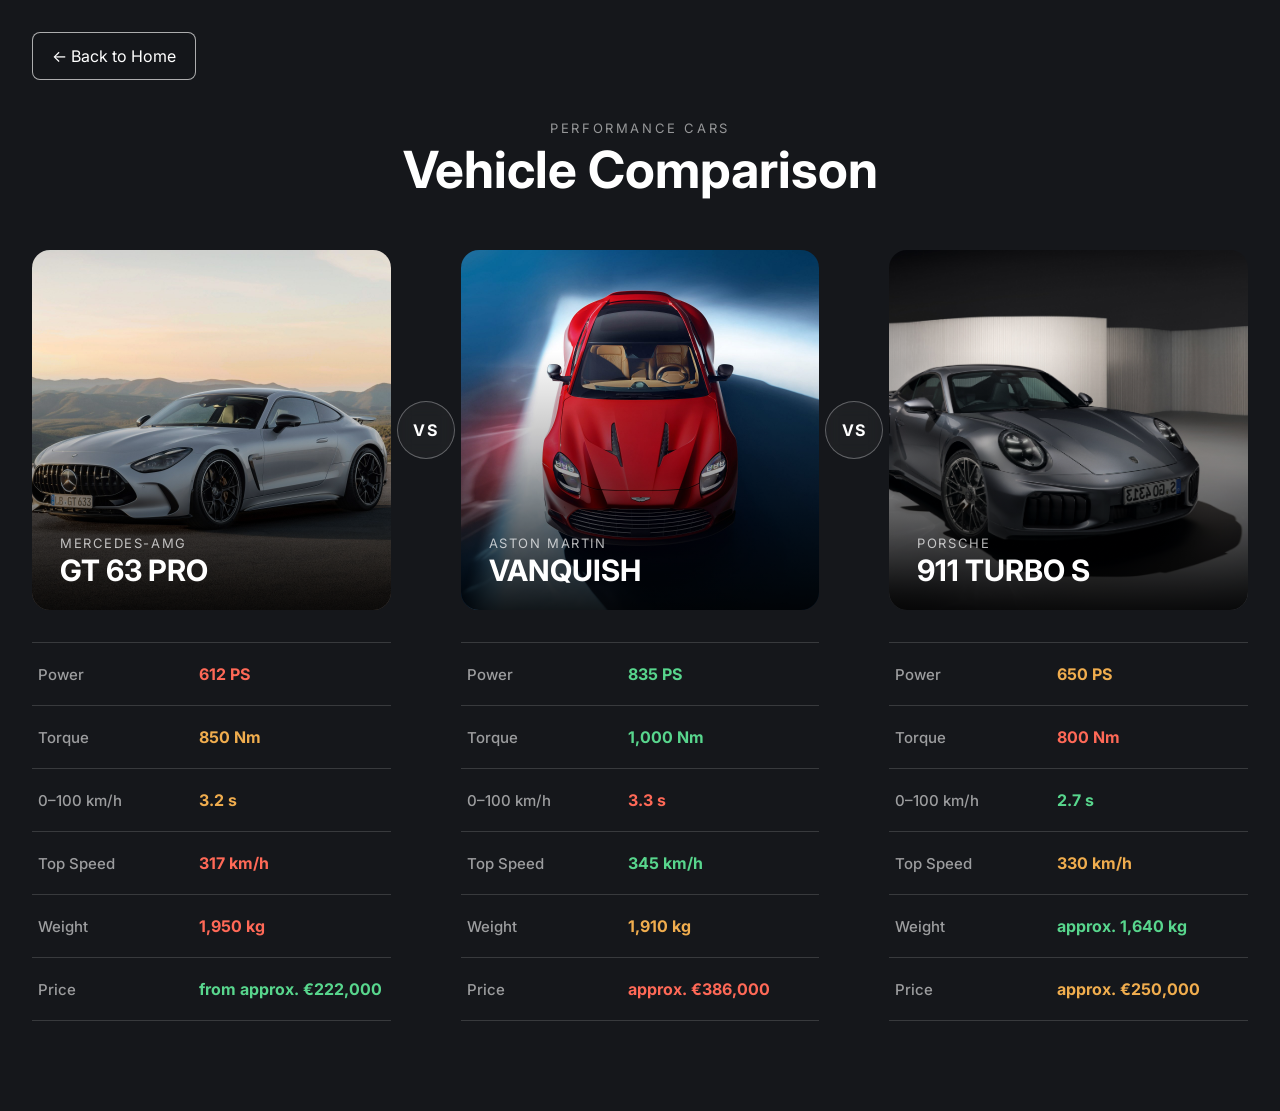
<file: Eng/vergleich.html>
<!doctype html>

<html lang="en">

  <head>

    <meta charset="UTF-8" />

    <meta
      name="viewport"
      content="width=device-width, initial-scale=1.0"
    />

    <title>Vehicle Comparison</title>


    <link
      rel="preconnect"
      href="https://fonts.googleapis.com"
    />

    <link
      rel="preconnect"
      href="https://fonts.gstatic.com"
      crossorigin
    />

    <link
      href="https://fonts.googleapis.com/css2?family=Cormorant+Garamond:wght@400;600;700&family=Inter:wght@400;500;600;700&display=swap"
      rel="stylesheet"
    />


    <link
      rel="stylesheet"
      href="../Unterseiten/unterseiten.css?v=3"
    />

    <link
      rel="stylesheet"
      href="../barrierefreiheit.css"
    />

  </head>


  <body>

    <main>


      <section class="vergleich-seite">


        <!-- BACK -->

        <a
          class="hero-zurueck vergleich-zurueck"
          href="index.html"
        >
          ← Back to Home
        </a>


        <!-- TITLE -->

        <div class="vergleich-titel">

          <p>Performance Cars</p>

          <h1>Vehicle Comparison</h1>

        </div>


        <!-- VEHICLES -->

        <div class="vergleich-grid">


          <!-- MERCEDES-AMG -->

          <article class="vergleich-auto">


            <div class="vergleich-bild-box">


              <img
                src="../Unterseiten/Fotos/AMG.jpg"
                alt="Mercedes-AMG GT 63 PRO"
              />


              <div class="vergleich-bild-overlay">

                <p>Mercedes-AMG</p>

                <h2>GT 63 PRO</h2>

              </div>


            </div>


            <table class="vergleich-specs">

              <tbody>


                <tr>

                  <th>Power</th>

                  <td class="wert-schlecht">
                    612 PS
                  </td>

                </tr>


                <tr>

                  <th>Torque</th>

                  <td class="wert-mittel">
                    850 Nm
                  </td>

                </tr>


                <tr>

                  <th>0–100 km/h</th>

                  <td class="wert-mittel">
                    3.2 s
                  </td>

                </tr>


                <tr>

                  <th>Top Speed</th>

                  <td class="wert-schlecht">
                    317 km/h
                  </td>

                </tr>


                <tr>

                  <th>Weight</th>

                  <td class="wert-schlecht">
                    1,950 kg
                  </td>

                </tr>


                <tr>

                  <th>Price</th>

                  <td class="wert-gut">
                    from approx. €222,000
                  </td>

                </tr>


              </tbody>

            </table>


          </article>


          <!-- VS -->

          <div class="vergleich-vs">

            <span>VS</span>

          </div>


          <!-- ASTON MARTIN -->

          <article class="vergleich-auto">


            <div class="vergleich-bild-box">


              <img
                src="../Unterseiten/Fotos/Aston.jpg"
                alt="Aston Martin Vanquish"
              />


              <div class="vergleich-bild-overlay">

                <p>Aston Martin</p>

                <h2>VANQUISH</h2>

              </div>


            </div>


            <table class="vergleich-specs">

              <tbody>


                <tr>

                  <th>Power</th>

                  <td class="wert-gut">
                    835 PS
                  </td>

                </tr>


                <tr>

                  <th>Torque</th>

                  <td class="wert-gut">
                    1,000 Nm
                  </td>

                </tr>


                <tr>

                  <th>0–100 km/h</th>

                  <td class="wert-schlecht">
                    3.3 s
                  </td>

                </tr>


                <tr>

                  <th>Top Speed</th>

                  <td class="wert-gut">
                    345 km/h
                  </td>

                </tr>


                <tr>

                  <th>Weight</th>

                  <td class="wert-mittel">
                    1,910 kg
                  </td>

                </tr>


                <tr>

                  <th>Price</th>

                  <td class="wert-schlecht">
                    approx. €386,000
                  </td>

                </tr>


              </tbody>

            </table>


          </article>


          <!-- VS -->

          <div class="vergleich-vs">

            <span>VS</span>

          </div>


          <!-- PORSCHE -->

          <article class="vergleich-auto">


            <div class="vergleich-bild-box">


              <img
                src="../Unterseiten/Fotos/Porsche.jpg"
                alt="Porsche 911 Turbo S"
              />


              <div class="vergleich-bild-overlay">

                <p>Porsche</p>

                <h2>911 TURBO S</h2>

              </div>


            </div>


            <table class="vergleich-specs">

              <tbody>


                <tr>

                  <th>Power</th>

                  <td class="wert-mittel">
                    650 PS
                  </td>

                </tr>


                <tr>

                  <th>Torque</th>

                  <td class="wert-schlecht">
                    800 Nm
                  </td>

                </tr>


                <tr>

                  <th>0–100 km/h</th>

                  <td class="wert-gut">
                    2.7 s
                  </td>

                </tr>


                <tr>

                  <th>Top Speed</th>

                  <td class="wert-mittel">
                    330 km/h
                  </td>

                </tr>


                <tr>

                  <th>Weight</th>

                  <td class="wert-gut">
                    approx. 1,640 kg
                  </td>

                </tr>


                <tr>

                  <th>Price</th>

                  <td class="wert-mittel">
                    approx. €250,000
                  </td>

                </tr>


              </tbody>

            </table>


          </article>


        </div>


      </section>


    </main>

  </body>

</html>
</file>
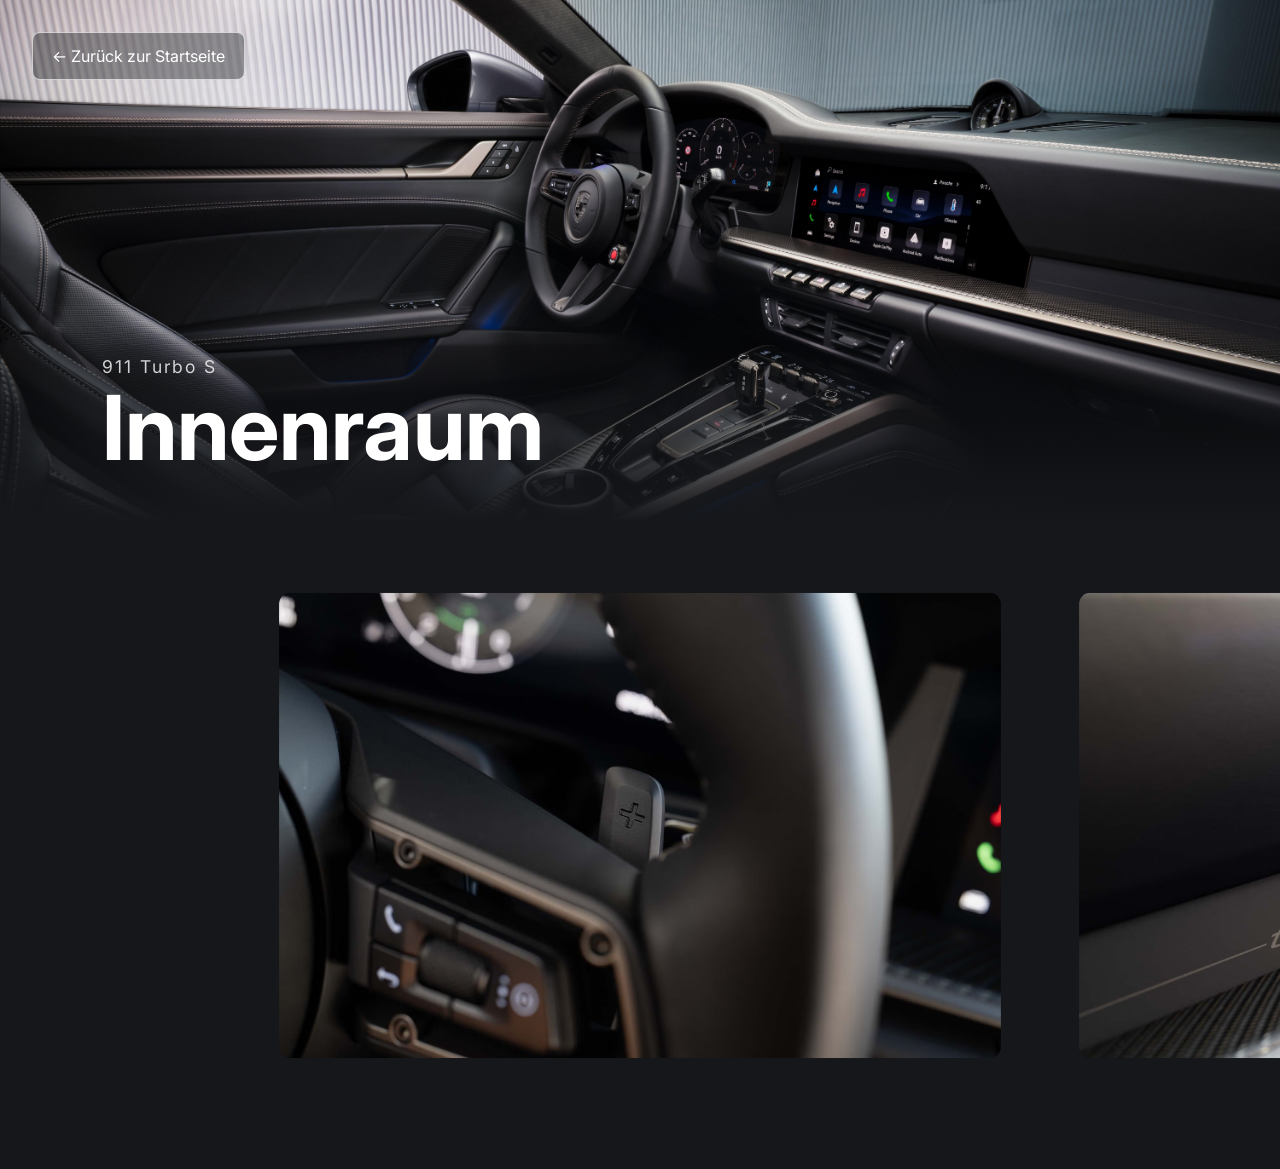
<file: Unterseiten/interior.html>
<!doctype html>

<html lang="de">
  <head>
    <meta charset="UTF-8" />

    <meta
      name="viewport"
      content="width=device-width, initial-scale=1.0"
    />

    <title>Porsche 911 Turbo S – Innenraum</title>

    <link rel="preconnect" href="https://fonts.googleapis.com" />
    <link rel="preconnect" href="https://fonts.gstatic.com" crossorigin />
    <link
      href="https://fonts.googleapis.com/css2?family=Cormorant+Garamond:wght@400;600;700&family=Inter:wght@400;500;600;700&display=swap"
      rel="stylesheet"
    />

    <link rel="stylesheet" href="unterseiten.css?v=3" />
    <link rel="stylesheet" href="../barrierefreiheit.css" />
  </head>

  <body>

    <main>
       
      <section class="interior-hero">

        <a class="hero-zurueck" href="../index.html">
          ← Zurück zur Startseite
        </a>

        <img
          class="interior-hero-bild"
          src="Fotos/323848_6000x4500.jpg"
          alt="Innenraum des Porsche 911 Turbo S"
        />

        <div class="interior-hero-inhalt">

          <p>911 Turbo S</p>

      <h1>Innenraum</h1>

        </div>

      </section>


      <!--  -->

      <section class="interior-bereich">

        <h2 class="visually-hidden">Innenraumgalerie</h2>

        <div class="interior-carousel">


          <!-- BILD 1 -->

          <article class="interior-slide">

            <img
              src="Fotos/2026-porsche-911-turbo-s-111-68fbe30d3ea62.jpg.avif"
              alt="Porsche 911 Turbo S Interieur"
            />

          </article>


          <!-- BILD 2 -->

          <article class="interior-slide">

            <img
              src="Fotos/2026-porsche-911-turbo-s-113-68fbe30d52894.jpg.avif"
              alt="Porsche 911 Turbo S Innenraum"
            />

          </article>


          <!-- BILD 3 -->

          <article class="interior-slide">

            <img
              src="Fotos/2026-porsche-911-turbo-s-115-68fbe312577a0.jpg.avif"
              alt="Porsche 911 Turbo S Cockpit"
            />

          </article>


          <!-- BILD 4 -->

          <article class="interior-slide">

            <img
              src="Fotos/2026-porsche-911-turbo-s-116-68fbe312d587f.jpg.avif"
            alt="Porsche 911 Turbo S Innenraumdetail"
            />

          </article>


          <!-- BILD 5 -->

          <article class="interior-slide">

            <img
              src="Fotos/2026-porsche-911-turbo-s-118-68fbe3133f8bd.jpg.avif"
              alt="Porsche 911 Turbo S Innenraum Detail"
            />

          </article>


          <!-- BILD 6 -->

          <article class="interior-slide">

            <img
              src="Fotos/323857_6000x3376.jpg"
              alt="Porsche Innenraum"
            />

          </article>


          <!-- BILD 7 -->

          <article class="interior-slide">

            <img
              src="Fotos/BlickAufsLR.avif"
              alt="Blick auf das Porsche Lenkrad"
            />

          </article>


          <!-- BILD 8 -->

          <article class="interior-slide">

            <img
              src="Fotos/BlickRein.avif"
              alt="Blick in den Porsche Innenraum"
            />

          </article>


          <!-- BILD 9 -->

          <article class="interior-slide">

            <img
              src="Fotos/innentür.avif"
              alt="Porsche Innentür"
            />

          </article>


          <!-- BILD 10 -->

          <article class="interior-slide">

            <img
              src="Fotos/LenkradNah.avif"
              alt="Porsche Lenkrad Nahaufnahme"
            />

          </article>


          <!-- BILD 11 -->

          <article class="interior-slide">

            <img
              src="Fotos/Tacho.avif"
              alt="Porsche Instrumentenanzeige"
            />

          </article>


          <!-- BILD 12 -->

          <article class="interior-slide">

            <img
              src="Fotos/Uhr.avif"
              alt="Porsche Sport Chrono Uhr"
            />

          </article>


        </div>

      </section>

    </main>

  </body>
</html>
</file>
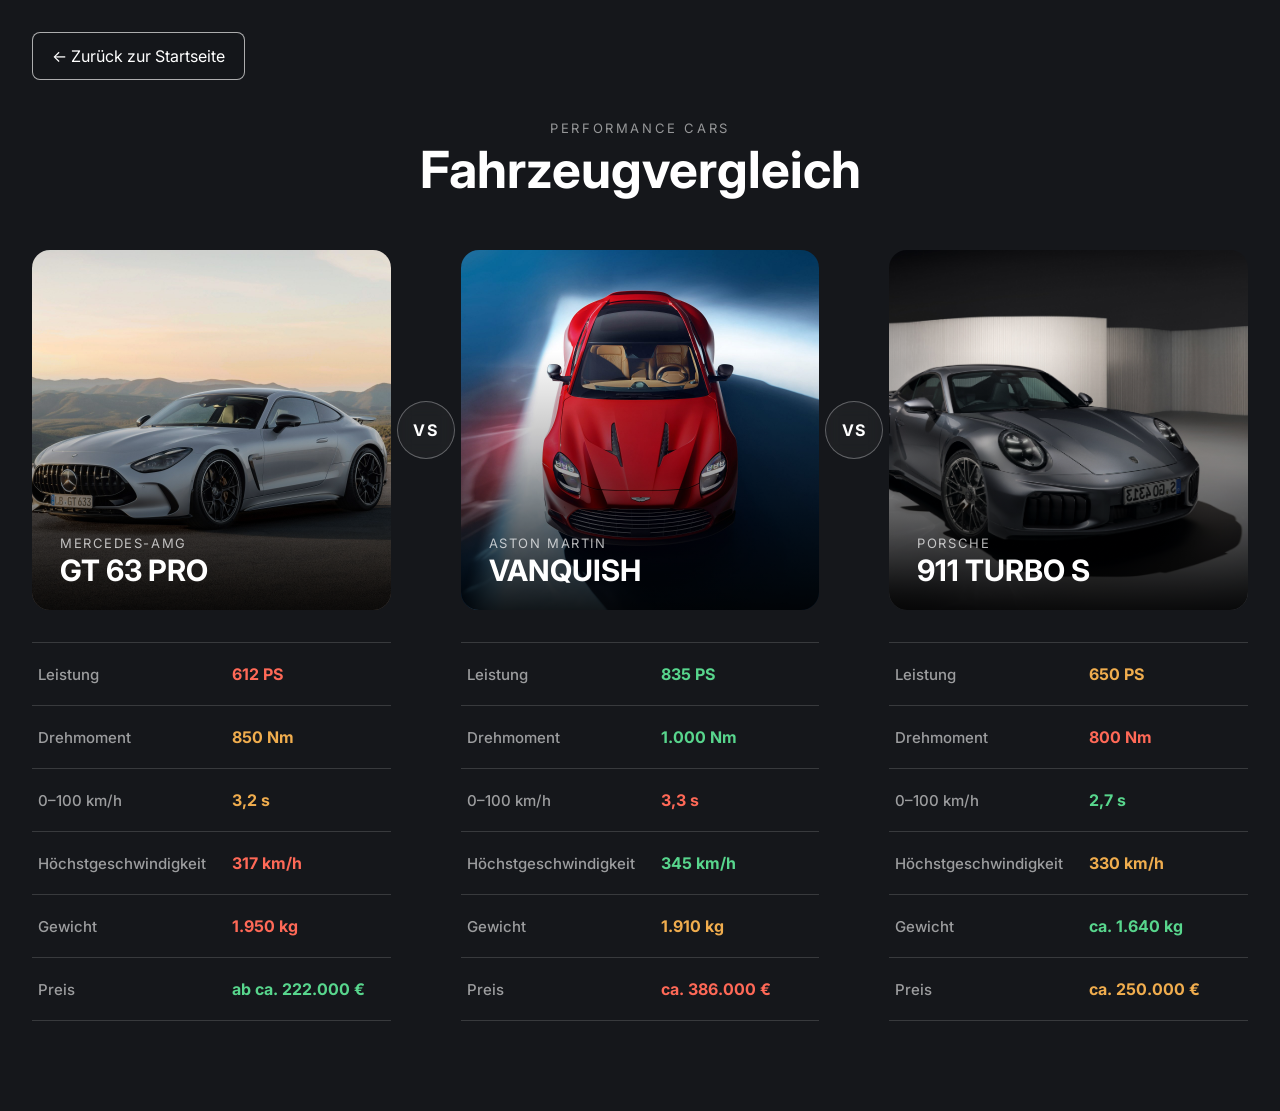
<file: Unterseiten/vergleich.html>
<!doctype html>

<html lang="de">

  <head>

    <meta charset="UTF-8" />

    <meta
      name="viewport"
      content="width=device-width, initial-scale=1.0"
    />

    <title>Fahrzeugvergleich</title>

    <link rel="preconnect" href="https://fonts.googleapis.com" />
    <link rel="preconnect" href="https://fonts.gstatic.com" crossorigin />
    <link
      href="https://fonts.googleapis.com/css2?family=Cormorant+Garamond:wght@400;600;700&family=Inter:wght@400;500;600;700&display=swap"
      rel="stylesheet"
    />

    <link rel="stylesheet" href="unterseiten.css?v=3" />
    <link rel="stylesheet" href="../barrierefreiheit.css" />

  </head>


  <body>

    <main>


      <section class="vergleich-seite">


        <a
          class="hero-zurueck vergleich-zurueck"
          href="../index.html"
        >
          ← Zurück zur Startseite
        </a>


        <div class="vergleich-titel">

          <p>Performance Cars</p>

          <h1>Fahrzeugvergleich</h1>

        </div>



        <!-- Auto Grid-->

        <div class="vergleich-grid">



          

          <article class="vergleich-auto">


            <div class="vergleich-bild-box">

              <img
                src="Fotos/AMG.jpg"
                alt="Mercedes-AMG GT 63 PRO"
              />


              <div class="vergleich-bild-overlay">

                <p>Mercedes-AMG</p>

                <h2>GT 63 PRO</h2>

              </div>

            </div>



            <table class="vergleich-specs">

              <tbody>


                <tr>

                  <th>Leistung</th>

                  <td class="wert-schlecht">
                    612 PS
                  </td>

                </tr>


                <tr>

                  <th>Drehmoment</th>

                  <td class="wert-mittel">
                    850 Nm
                  </td>

                </tr>


                <tr>

                  <th>0–100 km/h</th>

                  <td class="wert-mittel">
                    3,2 s
                  </td>

                </tr>


                <tr>

                  <th>Höchstgeschwindigkeit</th>

                  <td class="wert-schlecht">
                    317 km/h
                  </td>

                </tr>


                <tr>

                  <th>Gewicht</th>

                  <td class="wert-schlecht">
                    1.950 kg
                  </td>

                </tr>


                <tr>

                  <th>Preis</th>

                  <td class="wert-gut">
                    ab ca. 222.000 €
                  </td>

                </tr>


              </tbody>

            </table>


          </article>



          <div class="vergleich-vs">

            <span>VS</span>

          </div>



          <article class="vergleich-auto">


            <div class="vergleich-bild-box">

              <img
              src="Fotos/Aston.jpg"
                alt="Aston Martin Vanquish"
              />


              <div class="vergleich-bild-overlay">

                <p>Aston Martin</p>

                <h2>VANQUISH</h2>

              </div>

            </div>



            <table class="vergleich-specs">

              <tbody>


                <tr>

                  <th>Leistung</th>

                  <td class="wert-gut">
                    835 PS
                  </td>

                </tr>


                <tr>

                  <th>Drehmoment</th>

                  <td class="wert-gut">
                    1.000 Nm
                  </td>

                </tr>


                <tr>

                  <th>0–100 km/h</th>

                  <td class="wert-schlecht">
                    3,3 s
                  </td>

                </tr>


                <tr>

                  <th>Höchstgeschwindigkeit</th>

                  <td class="wert-gut">
                    345 km/h
                  </td>

                </tr>


                <tr>

                  <th>Gewicht</th>

                  <td class="wert-mittel">
                    1.910 kg
                  </td>

                </tr>


                <tr>

                  <th>Preis</th>

                  <td class="wert-schlecht">
                    ca. 386.000 €
                  </td>

                </tr>


              </tbody>

            </table>


          </article>



          

          <div class="vergleich-vs">

            <span>VS</span>

          </div>



         

          <article class="vergleich-auto">


            <div class="vergleich-bild-box">

              <img
                src="Fotos/Porsche.jpg"
                alt="Porsche 911 Turbo S"
              />


              <div class="vergleich-bild-overlay">

                <p>Porsche</p>

                <h2>911 TURBO S</h2>

              </div>

            </div>



            <table class="vergleich-specs">

              <tbody>


                <tr>

                  <th>Leistung</th>

                  <td class="wert-mittel">
                    650 PS
                  </td>

                </tr>


                <tr>

                  <th>Drehmoment</th>

                  <td class="wert-schlecht">
                    800 Nm
                  </td>

                </tr>


                <tr>

                  <th>0–100 km/h</th>

                  <td class="wert-gut">
                    2,7 s
                  </td>

                </tr>


                <tr>

                  <th>Höchstgeschwindigkeit</th>

                  <td class="wert-mittel">
                    330 km/h
                  </td>

                </tr>


                <tr>

                  <th>Gewicht</th>

                  <td class="wert-gut">
                    ca. 1.640 kg
                  </td>

                </tr>


                <tr>

                  <th>Preis</th>

                  <td class="wert-mittel">
                    ca. 250.000 €
                  </td>

                </tr>


              </tbody>

            </table>


          </article>


        </div>

      </section>

    </main>

  </body>

</html>
</file>
<file: Unterseiten/unterseiten.css>
/*Unterseiten.css soll alle CSS sachen für die Unterseitenen enthalten*/

*,
*::before,
*::after {
  box-sizing: border-box;
}

/* Verhindert seitliches Verschieben der gesamten Unterseite. */
html,
body {
  max-width: 100%;
  overflow-x: hidden;
  overflow-x: clip;
  overscroll-behavior-x: none;
}

body {
  margin: 0;
  min-height: 100vh;
  background-color: #15171b;
  color: white;
  font-family: "Inter", sans-serif;
}

/* Specs */

.hero-zurueck {
  position: absolute;
  top: 2rem;
  left: 2rem;
  z-index: 5;
  padding: 0.8rem 1.2rem;
  border: 1px solid rgba(255, 255, 255, 0.65);
  border-radius: 8px;
  background-color: rgba(21, 23, 27, 0.4);
  color: white;
  text-decoration: none;
  transition:
    background-color 0.3s ease,
    transform 0.3s ease,
    border-color 0.3s ease;
}

.hero-zurueck:hover {
  background-color: rgba(21, 23, 27, 0.85);
  border-color: white;
  transform: translateX(-3px);
}

.specs-hero {
  position: relative;
  width: 100%;
  height: 70vh;
  overflow: hidden;
}

.specs-hero-bild {
  position: absolute;
  inset: 0; /* Kurzform für top, right, bottom und left = 0 */
  width: 100%;
  height: 100%;
  object-fit: cover;
  z-index: 0;
}

.specs-hero::after {
  content: "";
  position: absolute;
  left: 0;
  right: 0;
  bottom: 0;
  height: 30vh;
  background: linear-gradient(
    to bottom,
    transparent 0%,
    rgba(21, 23, 27, 0.5) 45%,
    #15171b 100%
  );
  z-index: 1;
}

.specs-hero-inhalt {
  position: absolute;
  left: 8%;
  bottom: 12%;
  z-index: 2;
}

.specs-hero-inhalt p {
  margin: 0 0 0.5rem;
  font-size: 1.1rem;
  letter-spacing: 0.12rem;
  opacity: 0.8;
}

.specs-hero-inhalt h1 {
  margin: 0;
  font-size: clamp(3rem, 7vw, 7rem); /* Schriftgröße passt sich an, bleibt aber zwischen 3rem und 7rem */
  line-height: 0.95;
}

.specs-bereich {
  width: min(90%, 1400px);
  margin: 0 auto;
  padding: 3rem 0 6rem;
}

.specs-tabelle {
  width: 100%;
 border-collapse: collapse; /* Laut YT: Damit die Linien der Tabellenzeilen durchgehend dargestellt werden */
}

.specs-tabelle tr {
  border-bottom: 1px solid rgba(255, 255, 255, 0.18);
}

.specs-tabelle th,
.specs-tabelle td {
  padding: 1.3rem 0;
  text-align: left;
}

.specs-tabelle th {
  width: 40%;
  font-size: 1rem;
  font-weight: 500;
  color: rgba(255, 255, 255, 0.65);
}

.specs-tabelle td {
  font-size: 1.05rem;
  font-weight: 600;
}

/*Neu 3D Modell + ist mit Unterstützung ;)*/

.specs-layout {
  display: grid;
  grid-template-columns: minmax(0, 1.1fr) minmax(22rem, 0.9fr);
  gap: 3rem;
  align-items: start;
}

.specs-layout > * {
  min-width: 0;
}

.specs-modell {
  position: sticky;
  top: 2rem;
  margin: 0;
  padding: 1rem;
  overflow: hidden;
  background-color: #1c1f24;
  border: 1px solid rgba(255, 255, 255, 0.15);
  border-radius: 1rem;
}

.specs-modell model-viewer {
  display: block;
  width: 100%;
  height: 38rem;
}

.specs-modell figcaption {
  margin-top: 0.75rem;
  color: rgba(255, 255, 255, 0.65);
  font-size: 0.9rem;
  text-align: center;
}


@media (max-width: 900px) {
  .specs-layout {
    grid-template-columns: 1fr;
    gap: 2rem;
  }

  .specs-tabelle {
    table-layout: fixed;
  }

  .specs-tabelle th,
  .specs-tabelle td {
    overflow-wrap: anywhere;
  }

  /* Sticky wird hier ausgeschaltet, weil das Modell unter der Tabelle steht. */
  .specs-modell {
    position: static;
  }

  .specs-modell model-viewer {
    height: min(70vh, 32rem);
  }
}
/*Ab hier Innenraum*/

.interior-hero {
  position: relative;
  width: 100%;
  height: 58vh;
  overflow: hidden;
}

.interior-hero-bild {
  position: absolute;
  inset: 0;
  width: 100%;
  height: 100%;
  object-fit: cover;
  z-index: 0;
}

.interior-hero::after {
  content: "";
  position: absolute;
  left: 0;
  right: 0;
  bottom: 0;
  height: 22vh;
  background: linear-gradient(
    to bottom,
    transparent 0%,
    rgba(21, 23, 27, 0.5) 45%,
    #15171b 100%
  );
  z-index: 1;
}

.interior-hero-inhalt {
  position: absolute;
  left: 8%;
  bottom: 10%;
  z-index: 2;
}

.interior-hero-inhalt p {
  margin: 0 0 0.5rem;
  font-size: 1.1rem;
  letter-spacing: 0.12rem;
  opacity: 0.8;
}

.interior-hero-inhalt h1 {
  margin: 0;
  font-size: clamp(3rem, 7vw, 6rem);
  line-height: 0.95;
}

.interior-bereich {
  padding: 1.5rem 0 4rem;
  overflow: hidden;
}

.interior-carousel {
  display: flex;
  align-items: center;
  gap: 2rem;
  padding: 2rem 20vw;
  overflow-x: auto;
  scroll-snap-type: x mandatory;/* ist für das einrasten*/
  scroll-behavior: smooth;
  scrollbar-width: thin;
  overscroll-behavior-x: contain;
}

.interior-slide {
  flex: 0 0 60vw;/* soll nicht wachsen, nicht schrumpfen, Breite soll = 60vw */
  height: 55vh;
  scroll-snap-align: center; /* sagt wo eingeratet werden soll*/
  border-radius: 12px;
  overflow: hidden;
  transform: scale(0.94);
  transition: transform 0.35s ease;
}

.interior-slide:hover {
  transform: scale(1);
}

.interior-slide img {
  width: 100%;
  height: 100%;
  display: block;
  object-fit: cover;
}

@media (max-width: 700px) {
  .hero-zurueck {
    top: 1rem;
    left: 1rem;
    padding: 0.7rem 1rem;
    font-size: 0.9rem;
  }

  .specs-hero {
    height: 55vh;
  }

  .specs-hero::after {
    height: 22vh;
  }

  .specs-hero-inhalt {
    left: 5%;
    bottom: 8%;
  }

  .specs-bereich {
    width: 90%;
    padding-top: 2rem;
  }

  .specs-tabelle th,
  .specs-tabelle td {
    padding: 1rem 0.5rem;
  }

  .specs-tabelle th {
    width: 42%;
  }

  .interior-hero {
    height: 50vh;
  }

  .interior-hero::after {
    height: 18vh;
  }

  .interior-hero-inhalt {
    left: 5%;
    bottom: 8%;
  }

  .interior-carousel {
    gap: 1rem;
    padding: 2rem 10vw;
  }

  .interior-slide {
    flex-basis: 80vw;
    height: 42vh;
  }
}
/*Vergleich ab hier*/

.vergleich-seite {
  position: relative;
  min-height: 100vh;
  padding:120px clamp(25px, 2.5vw, 50px) 90px;
}

.vergleich-zurueck {
  /*position: absolute;
  top: 2rem;
  left: 2rem;*/
  z-index: 10;
}

.vergleich-titel {
  text-align: center;
  margin-bottom: 55px;
}

.vergleich-titel p {
  margin: 0 0 8px;
  font-size: 13px;
  text-transform: uppercase;
  letter-spacing: 0.2em;
  opacity: 0.55;
}

.vergleich-titel h1 {
  margin: 0;
  font-size: clamp(36px, 4vw, 58px);
  line-height: 1;
}

.vergleich-grid {
  width: 100%;
  max-width: 1900px;
  margin: 0 auto;
  display: grid;
  grid-template-columns:
    minmax(0, 1fr)
    70px
    minmax(0, 1fr)
    70px
    minmax(0, 1fr);
  align-items: start;
}

.vergleich-auto {
  min-width: 0;
}

.vergleich-bild-box {
  position: relative;
  height: clamp(360px, 25vw, 470px);
  overflow: hidden;
  border-radius: 18px;
  background: #202126;
}

.vergleich-bild-box img {
  width: 100%;
  height: 100%;
  object-fit: cover;
  display: block;
  transition:
    transform 0.6s ease,
    filter 0.6s ease;
}

.vergleich-bild-box:hover img {
  transform: scale(1.04);
}

/* Verlauf auf dem Foto */

.vergleich-bild-box::after {
  content: "";
  position: absolute;
  inset: 0;
  background:
    linear-gradient(
      to top,
      rgba(0, 0, 0, 0.88) 0%,
      rgba(0, 0, 0, 0.25) 45%,
      transparent 72%
    );
  pointer-events: none;
}

.vergleich-bild-overlay {
  position: absolute;
  left: 28px;
  bottom: 25px;
  z-index: 2;
}

.vergleich-bild-overlay p {
  margin: 0 0 5px;
  font-size: 13px;
  opacity: 0.7;
  text-transform: uppercase;
  letter-spacing: 0.12em;
}

.vergleich-bild-overlay h2 {
  margin: 0;
  font-size: clamp(27px, 2.3vw, 40px);
  line-height: 1;
}

.vergleich-vs {
  height: clamp(360px, 25vw, 470px);
  display: flex;
  align-items: center;
  justify-content: center;
}

.vergleich-vs span {
  display: flex;
  align-items: center;
  justify-content: center;
  width: 58px;
  height: 58px;
  border-radius: 50%;
  border: 1px solid rgba(255, 255, 255, 0.3);
  background: rgba(255, 255, 255, 0.04);
  backdrop-filter: blur(8px);
  font-size: 16px;
  font-weight: 700;
  letter-spacing: 0.1em;
}

.vergleich-specs {
  width: 100%;
  margin-top: 32px;
  border-collapse: collapse;
}

.vergleich-specs tr {
  border-bottom: 1px solid rgba(255, 255, 255, 0.15);
}

.vergleich-specs tr:first-child {
  border-top: 1px solid rgba(255, 255, 255, 0.15);
}

.vergleich-specs th,
.vergleich-specs td {
  padding: 21px 6px;
  border: none;
  text-align: left;
  vertical-align: middle;
}

.vergleich-specs th {
  width: 45%;
  padding-right: 20px;
  font-size: 15px;
  font-weight: 500;
  color: rgba(255, 255, 255, 0.58);
}

.vergleich-specs td {
  font-size: 16px;
  font-weight: 600;
  color: #ffffff;
}

/* Bester Wert */

.vergleich-specs td.wert-gut {
  color: #58d68d;
  font-weight: 700;
}

/* Zweitbester Wert */

.vergleich-specs td.wert-mittel {
  color: #f0ad4e;
  font-weight: 700;
}

/* Schwächster Wert */

.vergleich-specs td.wert-schlecht {
  color: #ff6957;
  font-weight: 700;
}

@media (max-width: 800px) {
  .vergleich-seite {
    padding:
      110px
      20px
      60px;
  }

  .vergleich-grid {
    grid-template-columns: 1fr;
    gap: 25px;
  }

  .vergleich-vs {
    height: auto;
    padding: 8px 0;
  }

  .vergleich-vs span {
    width: 52px;
    height: 52px;
  }

  .vergleich-bild-box {
    height: 350px;
  }

  .vergleich-specs {
    margin-bottom: 30px;
  }
}
</file>
<file: barrierefreiheit.css>
/* ==================================================
   BARRIEREFREIHEIT
   Regeln für Tastaturbedienung und reduzierte Bewegung
   ================================================== */
a:focus-visible,
button:focus-visible {
  outline: 3px solid #e7c7a0;
  outline-offset: 4px;
}

.visually-hidden {
  position: absolute;
  width: 1px;
  height: 1px;
  padding: 0;
  margin: -1px;
  overflow: hidden;
  clip-path: inset(50%);
  white-space: nowrap;
  border: 0;
}

@media (prefers-reduced-motion: reduce) {
  html {
    scroll-behavior: auto;
  }

  *,
  *::before,
  *::after {
    transition: none !important;
    animation: none !important;
  }
}
</file>
